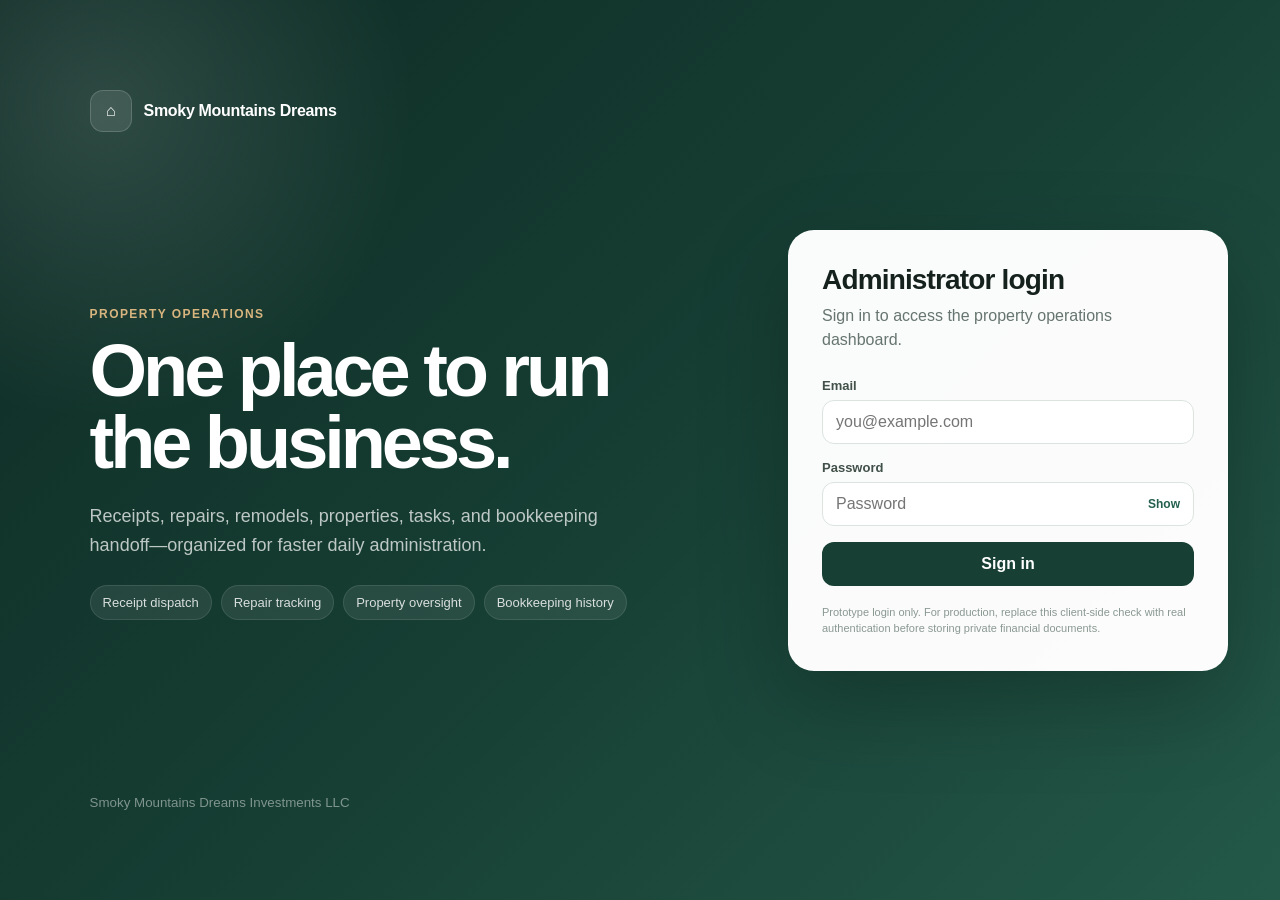
<file: index.html>
<!DOCTYPE html><html lang="en"><head><meta charset="UTF-8" /><meta name="viewport" content="width=device-width, initial-scale=1.0" /><meta name="theme-color" content="#0e2a23" /><title>Smoky Mountains Dreams Investments LLC</title><link rel="stylesheet" href="styles.css" /></head><body><section id="loginScreen"><div class="login-visual"><div class="brand-mark"><div class="brand-icon">⌂</div><div>Smoky Mountains Dreams</div></div><div class="login-copy"><div class="eyebrow">Property Operations</div><h1>One place to run the business.</h1><p>Receipts, repairs, remodels, properties, tasks, and bookkeeping handoff—organized for faster daily administration.</p><div class="login-pill-row"><span class="login-pill">Receipt dispatch</span><span class="login-pill">Repair tracking</span><span class="login-pill">Property oversight</span><span class="login-pill">Bookkeeping history</span></div></div><small style="color:rgba(255,255,255,.45)">Smoky Mountains Dreams Investments LLC</small></div><div class="login-panel-wrap"><form class="login-card" id="loginForm"><h2>Administrator login</h2><p>Sign in to access the property operations dashboard.</p><div id="loginError" class="login-error hidden">Incorrect email or password.</div><div class="field"><label for="loginEmail">Email</label><input id="loginEmail" type="email" autocomplete="username" placeholder="you@example.com" required /></div><div class="field"><label for="loginPassword">Password</label><div class="password-wrap"><input id="loginPassword" type="password" autocomplete="current-password" placeholder="Password" required /><button class="link-btn password-toggle" type="button" id="togglePassword">Show</button></div></div><button class="primary-btn full" type="submit">Sign in</button><div class="prototype-note">Prototype login only. For production, replace this client-side check with real authentication before storing private financial documents.</div></form></div></section><section id="appShell" class="hidden"><aside class="sidebar"><div class="brand-mark"><div class="brand-icon">⌂</div><div>Smoky Mountains Dreams<small>Investments LLC</small></div></div><nav class="nav" id="desktopNav"><button class="nav-btn active" data-page="dashboard"><span class="nav-icon">⌂</span>Dashboard</button><button class="nav-btn" data-page="bookkeeping"><span class="nav-icon">▣</span>Bookkeeping</button><button class="nav-btn" data-page="properties"><span class="nav-icon">▤</span>Properties</button><button class="nav-btn" data-page="repairs"><span class="nav-icon">⌁</span>Repairs</button><button class="nav-btn" data-page="remodels"><span class="nav-icon">◇</span>Remodels</button><button class="nav-btn" data-page="tasks"><span class="nav-icon">✓</span>Tasks</button><button class="nav-btn" data-page="reports"><span class="nav-icon">◫</span>Reports</button><button class="nav-btn" data-page="settings"><span class="nav-icon">⚙</span>Settings</button></nav><div class="sidebar-foot"><div class="admin-chip"><strong>Administrator</strong>Owner / Property operations</div><button class="logout-btn" id="logoutBtn">Sign out</button></div></aside><main class="main"><header class="topbar"><div><h1 id="topbarTitle">Welcome Joe</h1><p id="todayText"></p></div><div class="top-actions"><button class="ghost-btn" data-open-modal="repairModal">+ Repair</button><button class="secondary-btn" type="button" onclick="signOut()">Sign out</button><button class="primary-btn" id="topReceiptBtn">+ Receipt</button></div></header><div class="content" id="contentRoot"></div></main><nav class="mobile-bottom-nav"><button class="mobile-nav-btn active" data-page="dashboard"><span>⌂</span>Home</button><button class="mobile-nav-btn" data-page="bookkeeping"><span>▣</span>Receipts</button><button class="mobile-nav-btn" data-page="properties"><span>▤</span>Properties</button><button class="mobile-nav-btn" data-page="repairs"><span>⌁</span>Repairs</button><button class="mobile-nav-btn" data-page="tasks"><span>✓</span>Tasks</button></nav></section><!-- MODALS --><div id="repairModal" class="modal-backdrop hidden"><div class="modal"><div class="modal-head"><h3>Log repair</h3><button class="close-btn" data-close-modal="repairModal">×</button></div><form class="modal-body" id="repairForm"><div class="field"><label>Issue</label><input id="repairIssue" required placeholder="Example: Kitchen faucet leaking" /></div><div class="field"><label>Property</label><select id="repairProperty" required><option>Mountain View Cabin</option><option>Valley Creek House</option><option>Downtown Rental</option></select></div><div style="display:grid;grid-template-columns:1fr 1fr;gap:12px"><div class="field"><label>Priority</label><select id="repairPriority"><option>Normal</option><option>High</option><option>Urgent</option></select></div><div class="field"><label>Due date</label><input type="date" id="repairDue" /></div></div><div class="field"><label>Assigned / vendor</label><input id="repairVendor" placeholder="Owner, plumber, electrician..." /></div><button class="primary-btn full" type="submit">Save repair</button></form></div></div><div id="taskModal" class="modal-backdrop hidden"><div class="modal"><div class="modal-head"><h3>Add task</h3><button class="close-btn" data-close-modal="taskModal">×</button></div><form class="modal-body" id="taskForm"><div class="field"><label>Task</label><input id="taskTitle" required placeholder="Follow up with contractor" /></div><div class="field"><label>Related property</label><select id="taskProperty"><option>General business</option><option>Mountain View Cabin</option><option>Valley Creek House</option><option>Downtown Rental</option></select></div><div class="field"><label>Due date</label><input type="date" id="taskDue" /></div><button class="primary-btn full" type="submit">Add task</button></form></div></div><div id="propertyModal" class="modal-backdrop hidden"><div class="modal"><div class="modal-head"><h3>Add property</h3><button class="close-btn" data-close-modal="propertyModal">×</button></div><form class="modal-body" id="propertyForm"><div class="field"><label>Property name</label><input id="newPropertyName" required placeholder="Property nickname" /></div><div class="field"><label>Address</label><input id="newPropertyAddress" required placeholder="Street, City, State" /></div><div style="display:grid;grid-template-columns:1fr 1fr;gap:12px"><div class="field"><label>Status</label><select id="newPropertyStatus"><option>Rented</option><option>Remodel</option><option>Vacant</option></select></div><div class="field"><label>Monthly rent</label><input type="number" min="0" id="newPropertyRent" placeholder="0" /></div></div><button class="primary-btn full" type="submit">Add property</button></form></div></div><div id="projectModal" class="modal-backdrop hidden"><div class="modal"><div class="modal-head"><h3>New remodel project</h3><button class="close-btn" data-close-modal="projectModal">×</button></div><div class="modal-body"><div class="callout">Prototype placeholder: the next version can add project phases, budget line items, contractor/vendor notes, before/after photos, and receipts tied to the remodel.</div><button class="primary-btn full" style="margin-top:15px" data-close-modal="projectModal">Close</button></div></div></div><div id="toast" class="hidden"></div><script>
    fetch('pages.html').then(r => { if (!r.ok) throw new Error('Unable to load dashboard pages'); return r.text(); })
      .then(html => { document.getElementById('contentRoot').innerHTML = html; const s = document.createElement('script'); s.src = 'app.js'; document.body.appendChild(s); })
      .catch(() => { document.getElementById('contentRoot').innerHTML = '<div style="padding:24px">Unable to load dashboard.</div>'; });
  </script></body></html>
</file>
<file: styles.css>
:root{--bg:#f5f7f5;--panel:#ffffff;--panel-soft:#f0f4f1;--text:#15211d;--muted:#66756f;--line:#dce4df;--brand:#173f34;--brand-2:#245f4e;--brand-soft:#e8f1ed;--accent:#c99c5d;--danger:#a33f3f;--warn:#9a6b1a;--success:#2d6a4f;--shadow:0 16px 40px rgba(20,45,37,.09);--radius:18px;}*{box-sizing:border-box;}html{scroll-behavior:smooth;}body{margin:0;min-height:100vh;font-family:Inter,ui-sans-serif,-apple-system,BlinkMacSystemFont,"Segoe UI",sans-serif;background:var(--bg);color:var(--text);}button,input,select,textarea{font:inherit;}button{cursor:pointer;}.hidden{display:none !important;}#loginScreen{min-height:100vh;display:grid;grid-template-columns:1.15fr .85fr;background:radial-gradient(circle at 8% 12%,rgba(255,255,255,.13),transparent 22%),linear-gradient(135deg,#0d2b24 0%,#173f34 52%,#235848 100%);color:white;}.login-visual{padding:clamp(34px,7vw,92px);display:flex;flex-direction:column;justify-content:space-between;min-height:100vh;}.brand-mark{display:flex;align-items:center;gap:12px;font-weight:800;letter-spacing:-.02em;}.brand-icon{width:42px;height:42px;border-radius:13px;display:grid;place-items:center;background:rgba(255,255,255,.1);border:1px solid rgba(255,255,255,.16);}.login-copy{max-width:640px;}.login-copy .eyebrow{color:#d8b57e;font-weight:800;text-transform:uppercase;letter-spacing:.12em;font-size:12px;}.login-copy h1{font-size:clamp(40px,6vw,74px);line-height:.98;margin:14px 0 22px;letter-spacing:-.055em;}.login-copy p{color:rgba(255,255,255,.72);font-size:18px;line-height:1.6;max-width:540px;}.login-pill-row{display:flex;flex-wrap:wrap;gap:9px;margin-top:26px;}.login-pill{padding:9px 12px;border-radius:999px;background:rgba(255,255,255,.08);border:1px solid rgba(255,255,255,.1);color:rgba(255,255,255,.82);font-size:13px;}.login-panel-wrap{display:grid;place-items:center;padding:28px;}.login-card{width:min(440px,100%);background:rgba(255,255,255,.98);color:var(--text);border-radius:26px;padding:34px;box-shadow:0 32px 90px rgba(0,0,0,.24);}.login-card h2{margin:0 0 8px;font-size:28px;letter-spacing:-.03em;}.login-card > p{color:var(--muted);margin:0 0 26px;line-height:1.5;}.field{display:flex;flex-direction:column;gap:7px;margin-bottom:16px;}.field label{font-size:13px;font-weight:760;color:#415049;}.field input,.field select,.field textarea{width:100%;border:1px solid var(--line);background:white;border-radius:12px;padding:12px 13px;color:var(--text);outline:none;transition:.18s ease;min-height:44px;}.field textarea{min-height:102px;resize:vertical;}.field input:focus,.field select:focus,.field textarea:focus{border-color:#6c9a89;box-shadow:0 0 0 3px rgba(36,95,78,.10);}.password-wrap{position:relative;}.password-wrap input{padding-right:70px;}.link-btn{border:0;background:transparent;color:var(--brand-2);font-weight:750;padding:4px;}.password-toggle{position:absolute;right:10px;top:50%;transform:translateY(-50%);font-size:12px;}.primary-btn,.secondary-btn,.ghost-btn,.danger-btn{min-height:44px;border-radius:12px;border:0;padding:10px 15px;font-weight:800;transition:.16s ease;display:inline-flex;align-items:center;justify-content:center;gap:8px;}.primary-btn{background:var(--brand);color:white;}.primary-btn:hover{background:var(--brand-2);transform:translateY(-1px);}.secondary-btn{background:var(--brand-soft);color:var(--brand);}.ghost-btn{background:white;color:var(--text);border:1px solid var(--line);}.danger-btn{background:#f8e8e8;color:var(--danger);}.full{width:100%;}.login-error{color:var(--danger);background:#fff1f1;border:1px solid #f2cccc;border-radius:10px;padding:10px 12px;margin-bottom:14px;font-size:13px;}.prototype-note{margin-top:18px;font-size:11px;color:#8a9892;line-height:1.5;}#appShell{min-height:100vh;display:grid;grid-template-columns:250px 1fr;}.sidebar{background:#102f27;color:white;padding:22px 16px;min-height:100vh;position:sticky;top:0;height:100vh;display:flex;flex-direction:column;gap:24px;}.sidebar .brand-mark{padding:4px 7px 12px;}.sidebar .brand-mark small{display:block;font-weight:500;color:rgba(255,255,255,.55);margin-top:3px;font-size:11px;}.nav{display:grid;gap:5px;}.nav-btn{border:0;background:transparent;color:rgba(255,255,255,.65);min-height:44px;border-radius:11px;display:flex;align-items:center;gap:11px;padding:10px 12px;font-weight:700;text-align:left;}.nav-btn:hover{background:rgba(255,255,255,.06);color:white;}.nav-btn.active{background:rgba(255,255,255,.11);color:white;}.nav-icon{width:21px;text-align:center;font-size:17px;}.sidebar-foot{margin-top:auto;}.admin-chip{padding:12px;border-top:1px solid rgba(255,255,255,.09);color:rgba(255,255,255,.75);font-size:12px;}.admin-chip strong{color:white;display:block;margin-bottom:3px;}.logout-btn{width:100%;margin-top:10px;background:rgba(255,255,255,.07);border:0;color:rgba(255,255,255,.8);min-height:40px;border-radius:10px;font-weight:700;}.main{min-width:0;}.topbar{min-height:70px;border-bottom:1px solid var(--line);background:rgba(245,247,245,.9);backdrop-filter:blur(12px);padding:14px clamp(18px,3vw,34px);display:flex;align-items:center;justify-content:space-between;gap:16px;position:sticky;top:0;z-index:20;}.topbar h1{margin:0;font-size:21px;letter-spacing:-.025em;}.topbar p{margin:4px 0 0;color:var(--muted);font-size:12px;}.top-actions{display:flex;gap:8px;align-items:center;}.mobile-menu{display:none;}.content{padding:clamp(18px,3vw,34px);max-width:1540px;margin:0 auto;}.page{display:none;}.page.active{display:block;animation:fade .16s ease;}@keyframes fade{from{opacity:.4;transform:translateY(3px);}to{opacity:1;transform:none;}}.hero-grid{display:grid;grid-template-columns:minmax(0,1.55fr) minmax(290px,.75fr);gap:20px;align-items:start;}.panel{background:var(--panel);border:1px solid #e3e9e5;border-radius:var(--radius);box-shadow:0 8px 26px rgba(28,50,42,.045);}.panel-header{padding:20px 22px 0;display:flex;align-items:flex-start;justify-content:space-between;gap:15px;}.panel-header h2,.section-title{margin:0;font-size:18px;letter-spacing:-.02em;}.panel-header p,.section-sub{color:var(--muted);margin:6px 0 0;font-size:13px;line-height:1.5;}.panel-body{padding:20px 22px 22px;}.receipt-panel{overflow:hidden;box-shadow:var(--shadow);border-color:#d6e3dc;}.receipt-accent{height:5px;background:linear-gradient(90deg,var(--brand),#3d826b,var(--accent));}.badge{display:inline-flex;align-items:center;gap:6px;background:var(--brand-soft);color:var(--brand);padding:6px 9px;border-radius:999px;font-size:11px;font-weight:850;}.receipt-form-grid{display:grid;grid-template-columns:1fr 1fr;gap:14px;}.span-2{grid-column:span 2;}.dropzone{border:1.5px dashed #9bb9ad;background:#f7faf8;border-radius:14px;padding:26px 18px;text-align:center;transition:.18s ease;cursor:pointer;}.dropzone:hover,.dropzone.dragging{background:#eef6f2;border-color:var(--brand-2);}.dropzone-icon{width:46px;height:46px;border-radius:13px;background:var(--brand-soft);display:grid;place-items:center;margin:0 auto 10px;font-size:20px;}.dropzone strong{display:block;font-size:14px;}.dropzone small{color:var(--muted);display:block;margin-top:4px;}.file-list{margin-top:10px;display:grid;gap:7px;}.file-item{border:1px solid var(--line);border-radius:10px;padding:9px 10px;display:flex;justify-content:space-between;align-items:center;gap:10px;background:white;}.file-meta{min-width:0;}.file-name{font-size:12px;font-weight:800;white-space:nowrap;overflow:hidden;text-overflow:ellipsis;}.file-size{color:var(--muted);font-size:10px;margin-top:2px;}.file-remove{border:0;background:#f5f5f5;width:27px;height:27px;border-radius:8px;flex:0 0 auto;}.form-actions{display:flex;justify-content:flex-end;gap:9px;align-items:center;margin-top:6px;}.tiny{font-size:11px;color:var(--muted);line-height:1.45;}.stats{display:grid;gap:10px;}.stat-card{background:white;border:1px solid #e3e9e5;border-radius:16px;padding:18px;}.stat-top{display:flex;justify-content:space-between;align-items:center;}.stat-label{color:var(--muted);font-size:12px;font-weight:700;}.stat-icon{width:34px;height:34px;border-radius:10px;background:var(--panel-soft);display:grid;place-items:center;}.stat-value{font-size:27px;font-weight:900;letter-spacing:-.04em;margin-top:12px;}.stat-foot{margin-top:5px;color:var(--muted);font-size:11px;}.lower-grid{display:grid;grid-template-columns:1.1fr .9fr;gap:20px;margin-top:20px;}.list{display:grid;gap:9px;}.list-row{display:flex;align-items:center;gap:11px;padding:11px 0;border-bottom:1px solid #edf1ef;}.list-row:last-child{border-bottom:0;}.row-icon{width:38px;height:38px;border-radius:11px;background:var(--panel-soft);display:grid;place-items:center;flex:0 0 auto;}.row-main{min-width:0;flex:1;}.row-title{font-weight:800;font-size:13px;}.row-sub{color:var(--muted);font-size:11px;margin-top:3px;}.row-right{text-align:right;font-size:11px;color:var(--muted);}.status{display:inline-flex;padding:5px 8px;border-radius:999px;font-size:10px;font-weight:850;}.status.open{background:#fff4d9;color:#8b6018;}.status.done{background:#e8f5ee;color:#2a674b;}.status.scheduled{background:#e9effa;color:#3f5d90;}.quick-actions{display:grid;grid-template-columns:repeat(2,1fr);gap:9px;}.quick-action{border:1px solid var(--line);background:white;border-radius:13px;padding:14px;text-align:left;}.quick-action:hover{border-color:#a8bdb4;background:#fbfdfc;}.quick-action strong{display:block;font-size:12px;margin-top:9px;}.quick-action small{display:block;margin-top:4px;color:var(--muted);line-height:1.4;}.page-heading{margin-bottom:18px;display:flex;justify-content:space-between;gap:14px;align-items:end;}.page-heading h2{margin:0;font-size:24px;letter-spacing:-.035em;}.page-heading p{margin:6px 0 0;color:var(--muted);font-size:13px;}.grid-cards{display:grid;grid-template-columns:repeat(3,minmax(0,1fr));gap:15px;}.property-card{overflow:hidden;}.property-art{height:118px;background:linear-gradient(140deg,#274e42,#86a899);position:relative;}.property-art:after{content:"";position:absolute;inset:auto 15px 15px auto;width:72px;height:72px;border:1px solid rgba(255,255,255,.27);border-radius:50%;}.property-card .panel-body{padding-top:17px;}.property-title{font-size:15px;font-weight:850;}.property-meta{color:var(--muted);font-size:11px;margin:6px 0 14px;}.property-kpis{display:grid;grid-template-columns:repeat(3,1fr);gap:8px;}.mini-kpi{padding:9px;border-radius:10px;background:var(--panel-soft);}.mini-kpi strong{display:block;font-size:12px;}.mini-kpi span{color:var(--muted);font-size:9px;display:block;margin-top:2px;}.table-wrap{overflow-x:auto;}table{width:100%;border-collapse:collapse;min-width:700px;}th,td{text-align:left;padding:12px 10px;border-bottom:1px solid #edf1ef;font-size:12px;}th{color:var(--muted);font-size:10px;text-transform:uppercase;letter-spacing:.05em;}td strong{font-size:12px;}.empty-state{padding:34px 18px;text-align:center;color:var(--muted);}.settings-grid{display:grid;grid-template-columns:1fr 1fr;gap:18px;}.callout{background:#fff8e7;border:1px solid #f0dfb2;border-radius:13px;padding:13px;font-size:12px;color:#74511d;line-height:1.5;}.modal-backdrop{position:fixed;inset:0;background:rgba(10,25,20,.45);z-index:50;display:grid;place-items:center;padding:18px;}.modal{width:min(560px,100%);max-height:90vh;overflow:auto;background:white;border-radius:20px;box-shadow:0 30px 80px rgba(0,0,0,.25);}.modal-head{padding:19px 20px;border-bottom:1px solid var(--line);display:flex;justify-content:space-between;gap:12px;align-items:center;}.modal-head h3{margin:0;font-size:18px;}.modal-body{padding:20px;}.close-btn{width:34px;height:34px;border:0;border-radius:10px;background:#f3f5f4;font-size:18px;}#toast{position:fixed;right:22px;bottom:22px;z-index:80;background:#153c31;color:white;padding:13px 15px;border-radius:12px;box-shadow:var(--shadow);font-size:12px;max-width:340px;}.mobile-bottom-nav{display:none;}@media (max-width:1050px){#appShell{grid-template-columns:210px 1fr;}.hero-grid,.lower-grid{grid-template-columns:1fr;}.stats{grid-template-columns:repeat(3,1fr);}.grid-cards{grid-template-columns:repeat(2,1fr);}}@media (max-width:760px){#loginScreen{grid-template-columns:1fr;}.login-visual{min-height:auto;padding:28px 22px 22px;}.login-copy h1{font-size:38px;margin:34px 0 14px;}.login-copy p{font-size:15px;}.login-visual .login-pill-row{display:none;}.login-panel-wrap{padding:0 16px 28px;align-items:start;}.login-card{padding:24px 20px;border-radius:20px;}#appShell{display:block;}.sidebar{display:none;}.topbar{min-height:62px;padding:11px 14px;}.topbar p{display:none;}.topbar h1{font-size:17px;}.mobile-menu{display:inline-flex;}.top-actions .ghost-btn{display:none;}.content{padding:14px 12px 88px;}.hero-grid{gap:13px;}.panel{border-radius:15px;}.panel-header{padding:17px 16px 0;}.panel-body{padding:16px;}.receipt-form-grid{grid-template-columns:1fr;}.span-2{grid-column:auto;}.dropzone{padding:22px 12px;}.stats{grid-template-columns:1fr 1fr;}.stat-card:last-child{grid-column:span 2;}.lower-grid{gap:13px;margin-top:13px;}.quick-actions{grid-template-columns:1fr 1fr;}.grid-cards,.settings-grid{grid-template-columns:1fr;}.page-heading{align-items:flex-start;}.page-heading .primary-btn{min-height:40px;padding:8px 11px;font-size:11px;}.form-actions{flex-direction:column-reverse;align-items:stretch;}.form-actions > *{width:100%;}#toast{right:12px;left:12px;bottom:78px;max-width:none;}.mobile-bottom-nav{position:fixed;left:8px;right:8px;bottom:8px;z-index:30;display:grid;grid-template-columns:repeat(5,1fr);background:rgba(16,47,39,.96);backdrop-filter:blur(14px);border-radius:16px;padding:5px;box-shadow:0 16px 40px rgba(0,0,0,.22);}.mobile-nav-btn{border:0;background:transparent;color:rgba(255,255,255,.6);border-radius:11px;min-height:54px;font-size:10px;font-weight:750;display:grid;place-items:center;align-content:center;gap:3px;}.mobile-nav-btn span{font-size:16px;}.mobile-nav-btn.active{color:white;background:rgba(255,255,255,.10);}.mobile-nav-btn:nth-child(5){display:grid;}}@media (max-width:390px){.stats{grid-template-columns:1fr;}.stat-card:last-child{grid-column:auto;}.quick-actions{grid-template-columns:1fr;}.login-copy h1{font-size:34px;}}
</file>
